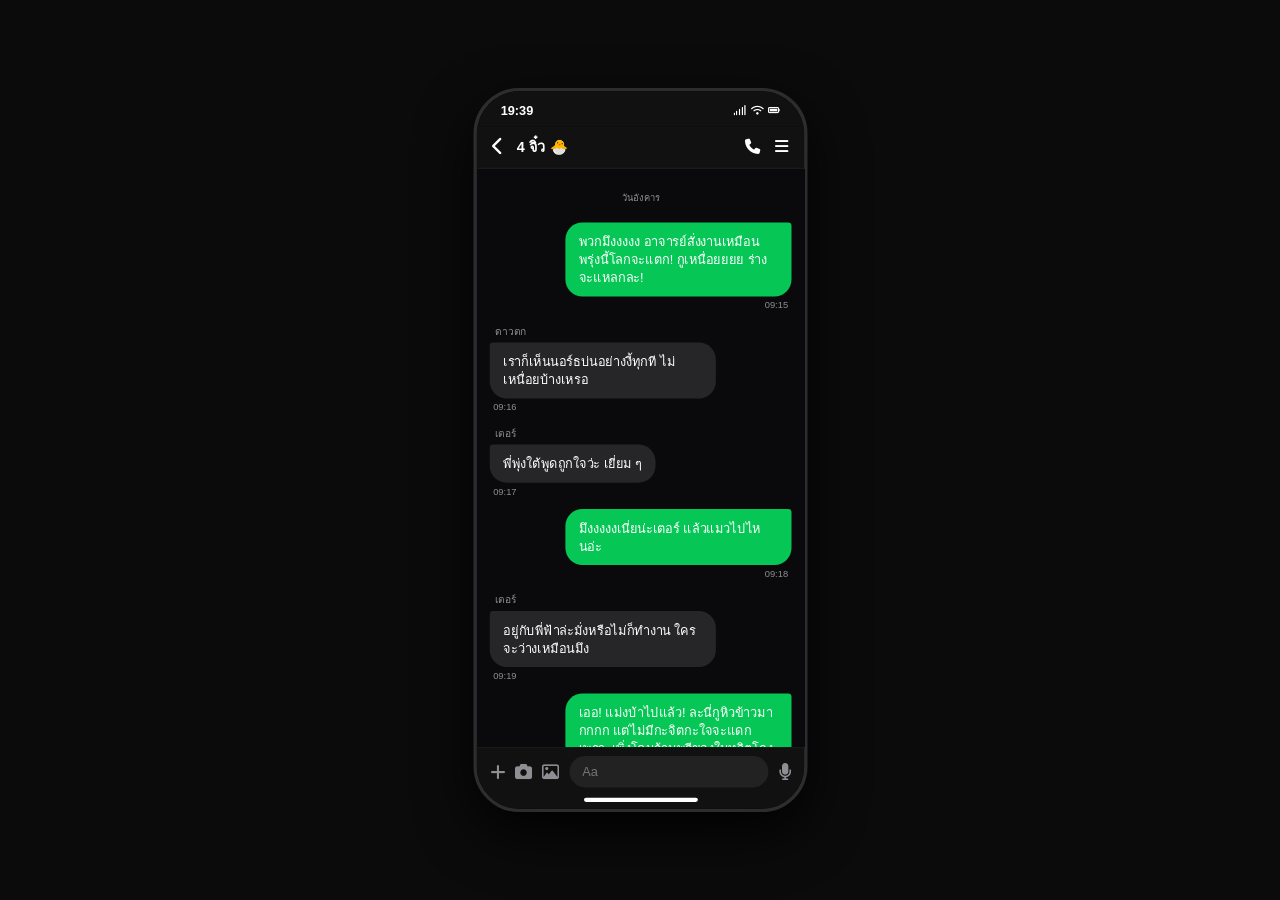
<file: Line4Jiw.html>
<!DOCTYPE html>
<html lang="en">
<head>
    <meta charset="UTF-8">
    <meta name="viewport" content="width=device-width, initial-scale=1.0">
    <title>Chat - 4 จิ๋ว</title>
    <link rel="stylesheet" href="https://cdnjs.cloudflare.com/ajax/libs/font-awesome/6.4.0/css/all.min.css">
    <link rel="stylesheet" href="responsive.css">
    <style>
        * { margin: 0; padding: 0; box-sizing: border-box; font-family: -apple-system, BlinkMacSystemFont, "SF Pro Display", sans-serif; user-select: none; }
        body { display: flex; justify-content: center; align-items: center; min-height: 100vh; background-color: #0b0b0c; }
        .iphone { width: 393px; height: 852px; background-color: #000000; border-radius: 54px; position: relative; border: 4px solid #2d2d30; box-shadow: 0 25px 65px rgba(0, 0, 0, 0.85); overflow: hidden; display: flex; flex-direction: column; }
        .status-bar { display: flex; justify-content: space-between; align-items: center; padding: 14px 28px 10px; color: white; font-size: 15px; font-weight: 600; background-color: #111111; z-index: 10; }
        .status-right { display: flex; align-items: center; gap: 6px; font-size: 12px; }
        .chat-header { background-color: #111111; padding: 10px 18px 12px; display: flex; justify-content: space-between; align-items: center; border-bottom: 0.5px solid #222222; z-index: 10; }
        .header-left { display: flex; align-items: center; gap: 15px; }
        .back-btn { color: #ffffff; font-size: 22px; text-decoration: none; cursor: pointer; }
        .chat-title { color: white; font-size: 17px; font-weight: 600; }
        .header-icons { display: flex; gap: 18px; font-size: 18px; color: #ffffff; }
        .chat-container { flex: 1; padding: 20px 15px; overflow-y: auto; display: flex; flex-direction: column; gap: 15px; background-color: #0a0a0c; -ms-overflow-style: none; scrollbar-width: none; }
        .chat-container::-webkit-scrollbar { display: none; }
        .message-wrapper { display: flex; flex-direction: column; max-width: 75%; }
        .message-wrapper.received { align-self: flex-start; }
        .message-wrapper.sent { align-self: flex-end; align-items: flex-end; }
        .sender-name { font-size: 12px; color: #8e8e93; margin-bottom: 4px; margin-left: 6px; }
        .bubble { padding: 12px 16px; font-size: 15px; line-height: 1.4; border-radius: 20px; color: white; word-wrap: break-word; }
        .received .bubble { background-color: #262628; border-top-left-radius: 4px; }
        .sent .bubble { background-color: #06C755; border-top-right-radius: 4px; }
        .msg-time { font-size: 11px; color: #8e8e93; margin-top: 4px; padding: 0 4px; }
        .chat-input-area { background-color: #111111; padding: 10px 15px 25px; display: flex; align-items: center; gap: 12px; border-top: 0.5px solid #222222; }
        .input-icon { color: #8e8e93; font-size: 20px; cursor: pointer; }
        .input-box { flex: 1; background-color: #222222; color: white; border: none; border-radius: 20px; padding: 10px 15px; font-size: 15px; outline: none; }
        .home-indicator { position: absolute; bottom: 8px; left: 50%; transform: translateX(-50%); width: 134px; height: 5px; background-color: white; border-radius: 10px; z-index: 20; }
    </style>
</head>
<body>
    <div class="iphone">
        <div class="status-bar">
            <div id="clock-time">16:42</div>
            <div class="status-right">
                <i class="fa-solid fa-signal"></i>
                <i class="fa-solid fa-wifi"></i>
                <i class="fa-solid fa-battery-full"></i>
            </div>
        </div>

        <div class="chat-header">
            <div class="header-left">
                <a href="Line.html" class="back-btn"><i class="fa-solid fa-chevron-left"></i></a>
                <span class="chat-title" data-key="title_4jiw">4 จิ๋ว 🐣</span>
            </div>
            <div class="header-icons"><i class="fa-solid fa-phone"></i><i class="fa-solid fa-bars"></i></div>
        </div>

        <div class="chat-container">
            <div style="text-align: center; color: #8e8e93; font-size: 11px; margin: 5px 0;" data-key="tuesday">Tuesday</div>

            <div class="message-wrapper sent"><div class="bubble" data-key="g1">พวกมึงงงงง อาจารย์สั่งงานเหมือนพรุ่งนี้โลกจะแตก! กูเหนื่อยยยย ร่างจะแหลกละ!</div><div class="msg-time">09:15</div></div>
            
            <div class="message-wrapper received">
                <div class="sender-name" data-key="name_daotok">ดาวตก</div>
                <div class="bubble" data-key="g2">เราก็เห็นนอร์ธบ่นอย่างงี้ทุกที ไม่เหนื่อยบ้างเหรอ</div>
                <div class="msg-time">09:16</div>
            </div>

            <div class="message-wrapper received">
                <div class="sender-name" data-key="name_ter">เตอร์</div>
                <div class="bubble" data-key="g3">พี่พุ่งใต้พูดถูกใจว่ะ เยี่ยม ๆ</div>
                <div class="msg-time">09:17</div>
            </div>

            <div class="message-wrapper sent"><div class="bubble" data-key="g4">มึงงงงงเนี่ยน่ะเตอร์ แล้วแมวไปไหนอ่ะ</div><div class="msg-time">09:18</div></div>

            <div class="message-wrapper received">
                <div class="sender-name" data-key="name_ter">เตอร์</div>
                <div class="bubble" data-key="g5">อยู่กับพี่ฟ้าล่ะมั่งหรือไม่ก็ทำงาน ใครจะว่างเหมือนมึง</div>
                <div class="msg-time">09:19</div>
            </div>

            <div class="message-wrapper sent"><div class="bubble" data-key="g6">เออ! แม่งบ้าไปแล้ว! ละนี่กูหิวข้าวมากกกก แต่ไม่มีกะจิตกะใจจะแดก เพราะเพิ่งโดนร้านพรีของในทวิตโกงเงินไป! โมโหโว้ยยยย จะวีนนนน!!! 🤬</div><div class="msg-time">09:20</div></div>

            <div class="message-wrapper received">
                <div class="sender-name" data-key="name_ter">เตอร์</div>
                <div class="bubble" data-key="g7">เห็นแก่ของถูกแล้วอ่ะดิ มีผัวรวยแต่ขี้งกน่ะมึงน่ะ</div>
                <div class="msg-time">09:21</div>
            </div>

            <div class="message-wrapper sent"><div class="bubble" data-key="g8">ถือว่าช่วยพี่โจประหยัดไง มึงเนี่ยน่ะ</div><div class="msg-time">09:22</div></div>

            <div class="message-wrapper received">
                <div class="sender-name" data-key="name_daotok">ดาวตก</div>
                <div class="bubble" data-key="g9">พี่โจคงไม่อยากให้นอร์ธประหยัดน่ะเราว่า</div>
                <div class="msg-time">09:23</div>
            </div>

            <div class="message-wrapper received">
                <div class="sender-name" data-key="name_taifoon">ไต้ฝุ่น</div>
                <div class="bubble" data-key="g10">นั่นดิ วัน ๆ นอร์ธเป็นอะไรก็ไม่รู้</div>
                <div class="msg-time">09:24</div>
            </div>

            <div class="message-wrapper sent"><div class="bubble" data-key="g11">หุบปากแล้วแมว! กูเลยเอาเงินที่เหลือไปทุ่มซื้อหวยละ งวดนี้กูต้องรวย! 🙏✨</div><div class="msg-time">09:25</div></div>
            <div class="message-wrapper sent"><div class="bubble" data-key="g12">อ้อ ละใครเข้าเซเว่นอย่าลืมเก็บแสตมป์มาให้กูด้วยนะ กูจะเอาไปแลกของ! ห้ามลืมนะเว้ยยยย ขาดอีกนิดเดียว!</div><div class="msg-time">09:26</div></div>
        </div>

        <div class="chat-input-area">
            <i class="fa-solid fa-plus input-icon"></i><i class="fa-solid fa-camera input-icon"></i><i class="fa-regular fa-image input-icon"></i>
            <input type="text" class="input-box" placeholder="Aa">
            <i class="fa-solid fa-microphone input-icon"></i>
        </div>

        <div class="home-indicator" onclick="window.location.href='index.html#home'"></div>
    </div>

    <script>
        const translations = {
            th: {
                title_4jiw: "4 จิ๋ว 🐣", tuesday: "วันอังคาร", name_daotok: "ดาวตก", name_ter: "เตอร์", name_taifoon: "ไต้ฝุ่น",
                g1: "พวกมึงงงงง อาจารย์สั่งงานเหมือนพรุ่งนี้โลกจะแตก! กูเหนื่อยยยย ร่างจะแหลกละ!", g2: "เราก็เห็นนอร์ธบ่นอย่างงี้ทุกที ไม่เหนื่อยบ้างเหรอ", g3: "พี่พุ่งใต้พูดถูกใจว่ะ เยี่ยม ๆ",
                g4: "มึงงงงงเนี่ยน่ะเตอร์ แล้วแมวไปไหนอ่ะ", g5: "อยู่กับพี่ฟ้าล่ะมั่งหรือไม่ก็ทำงาน ใครจะว่างเหมือนมึง", g6: "เออ! แม่งบ้าไปแล้ว! ละนี่กูหิวข้าวมากกกก แต่ไม่มีกะจิตกะใจจะแดก เพราะเพิ่งโดนร้านพรีของในทวิตโกงเงินไป! โมโหโว้ยยยย จะวีนนนน!!! 🤬",
                g7: "เห็นแก่ของถูกแล้วอ่ะดิ มีผัวรวยแต่ขี้งกนะมึงหน่ะ", g8: "ถือว่าช่วยพี่โจประหยัดไง มึงเนี่ยน่ะ", g9: "พี่โจคงไม่อยากให้นอร์ธประหยัดน่ะเราว่า", g10: "นั่นดิ วัน ๆ นอร์ธเป็นอะไรก็ไม่รู้",
                g11: "หุบปากแล้วแมว! กูเลยเอาเงินที่เหลือไปทุ่มซื้อหวยละ งวดนี้กูต้องรวย! 🙏✨", g12: "อ้อ ละใครเข้าเซเว่นอย่าลืมเก็บแสตมป์มาให้กูด้วยนะ กูจะเอาไปแลกของ! ห้ามลืมนะเว้ยยยย ขาดอีกนิดเดียว!"
            },
            en: {
                title_4jiw: "4 Chibi 🐣", tuesday: "Tuesday", name_daotok: "Daotok", name_ter: "Ter", name_taifoon: "Tai-foon",
                g1: "Guyssss, the professor assigned homework like the world is ending tomorrow! I'm so exhausted!", g2: "I see you complaining like this every time, North. Aren't you tired?", g3: "Spot on, Daotok! Great point!",
                g4: "Shut up Ter! By the way, where is Tai-foon?", g5: "Probably with Fah or working. Who has free time like you?", g6: "Gosh! This is crazy! I'm starving but lost my appetite because a Twitter shop scammed my preorder money! I'm so furious!!! 🤬",
                g7: "Sucker for cheap stuff! Rich boyfriend but stingy as hell, you!", g8: "I'm just helping P'Joe save money, you dummy!", g9: "Pretty sure P'Joe doesn't want you to cheap out though.", g10: "Yeah, North is being weird all day every day.",
                g11: "Shut up! I spent all my remaining cash on lottery tickets! I'm winning this round! 🙏✨", g12: "By the way, if anyone goes to 7-Eleven, collect stamps for me! I need them for prizes, don't forget!"
            },
            ja: {
                title_4jiw: "4ちび 🐣", tuesday: "火曜日", name_daotok: "ダオトック", name_ter: "ター", name_taifoon: "タイフーン",
                g1: "みんなぁぁ、教授が明日世界が終わるみたいに課題出してきた！クタクタだよ！", g2: "ノース、毎回そうやって愚痴ってるの見るけど疲れないの？", g3: "ダオトックさんナイス一言！最高！",
                g4: "ターうるさい！ところでタイフーンはどこ？", g5: "ファー先輩といるか仕事中でしょ。お前みたいに暇な奴いないよ", g6: "もう最悪！お腹すいたけどXの代行業者にお金詐欺られたから食べる気力もない！マジで怒り爆発！！！ 🤬",
                g7: "安物に目がくらむからだろ！金持ちの彼氏がいるのにケチなんだから！", g8: "ジョー先輩のために節約してあげてんだよ！", g9: "ジョー先輩はノースに節約してほしいとは思ってないと思うけど…", g10: "それな、ノースって毎日何かしらにキレてるよね",
                g11: "黙れ！残ったお金全額宝くじに突っ込んだから！今回は絶対当たる！ 🙏✨", g12: "あ、誰かセブン行ったらスタンプ集めてきてね！景品と交換したいから忘れないで！"
            },
            ko: {
                title_4jiw: "4꼬맹이 🐣", tuesday: "화요일", name_daotok: "다오톡", name_ter: "터", name_taifoon: "타이푼",
                g1: "얘들아아아 교수님이 내일 세상 망할 것처럼 과제를 냈어! 진짜 피곤해 죽겠다!", g2: "노스, 너 매번 그렇게 불평하는 것 같은데 안 피곤해?", g3: "다오톡 형 말 잘했다! 짱짱!",
                g4: "터 너 조용히 해! 그나저나 타이푼은 어디 갔어?", g5: "파 형이랑 있거나 일하겠지. 너처럼 한가한 사람이 어디 있냐", g6: "아 진짜 짜증 나! 배고파 죽겠는데 트위터 공구 숍에서 사기당해서 밥 먹을 맛도 안 나! 개빡쳐!!! 🤬",
                g7: "싼 거만 찾더니 꼴좋다! 돈 많은 남친 두고 개구두쇠냐 너!", g8: "조 형 돈 아껴주려고 그런 거잖아 임마!", g9: "조 형은 노스가 돈 아끼길 바라지 않을 것 같은데...", g10: "맞아, 노스는 하루라도 난리 안 치는 날이 없어",
                g11: "닥쳐! 남은 돈 복권에 다 털어 넣었으니까 이번엔 내가 무조건 대박 난다! 🙏✨", g12: "아 맞다 누구 세븐일레븐 가면 스탬프 챙겨다 줘! 사은품 교환해야 해 잊지 마!"
            },
            zh: {
                title_4jiw: "4小只 🐣", tuesday: "星期二", name_daotok: "ดาวตก", name_ter: "เตอร์", name_taifoon: "ไต้ฝุ่น",
                g1: "兄弟们，教授留的作业多得像明天世界末日一样！我累瘫了！", g2: "诺斯，我每次都看你这么抱怨，你不累吗？", g3: "ดาวตก 哥说得太对了！赞！",
                g4: "เตอร์ 你闭嘴！还有 ไต้ฝุ่น 去哪了？", g5: "估计跟 Fah 哥在一起或者在工作吧，谁像你这么闲", g6: "气死我了！我饿得不行，但是刚被推特代购给骗了钱，根本没心情吃饭！暴躁发怒！！！ 🤬",
                g7: "贪便宜了吧你！明明有有钱的男友却抠得要死！", g8: "我这是在帮 Johan 哥省钱好吗！", g9: "我觉得 Johan 哥应该不希望你这么省吧...", g10: "就是，诺斯整天不知道在折腾啥",
                g11: "都给爷闭嘴！我把剩下的钱全拿去买彩票了，这期我必中头奖！ 🙏✨", g12: "对了，谁去 7-Eleven 记得帮我攒集章！我要换礼品，千万别忘了！"
            }
        };

        function applyLanguage() {
            const lang = localStorage.getItem('selectedLanguage') || 'th';
            document.querySelectorAll('[data-key]').forEach(el => {
                const key = el.getAttribute('data-key');
                if (translations[lang] && translations[lang][key]) el.textContent = translations[lang][key];
            });
        }
        function updateClock() {
            const now = new Date();
            document.getElementById('clock-time').textContent = now.getHours().toString().padStart(2, '0') + ':' + now.getMinutes().toString().padStart(2, '0');
        }
        setInterval(updateClock, 1000); updateClock(); applyLanguage();
    </script>
</body>
</html>
</file>
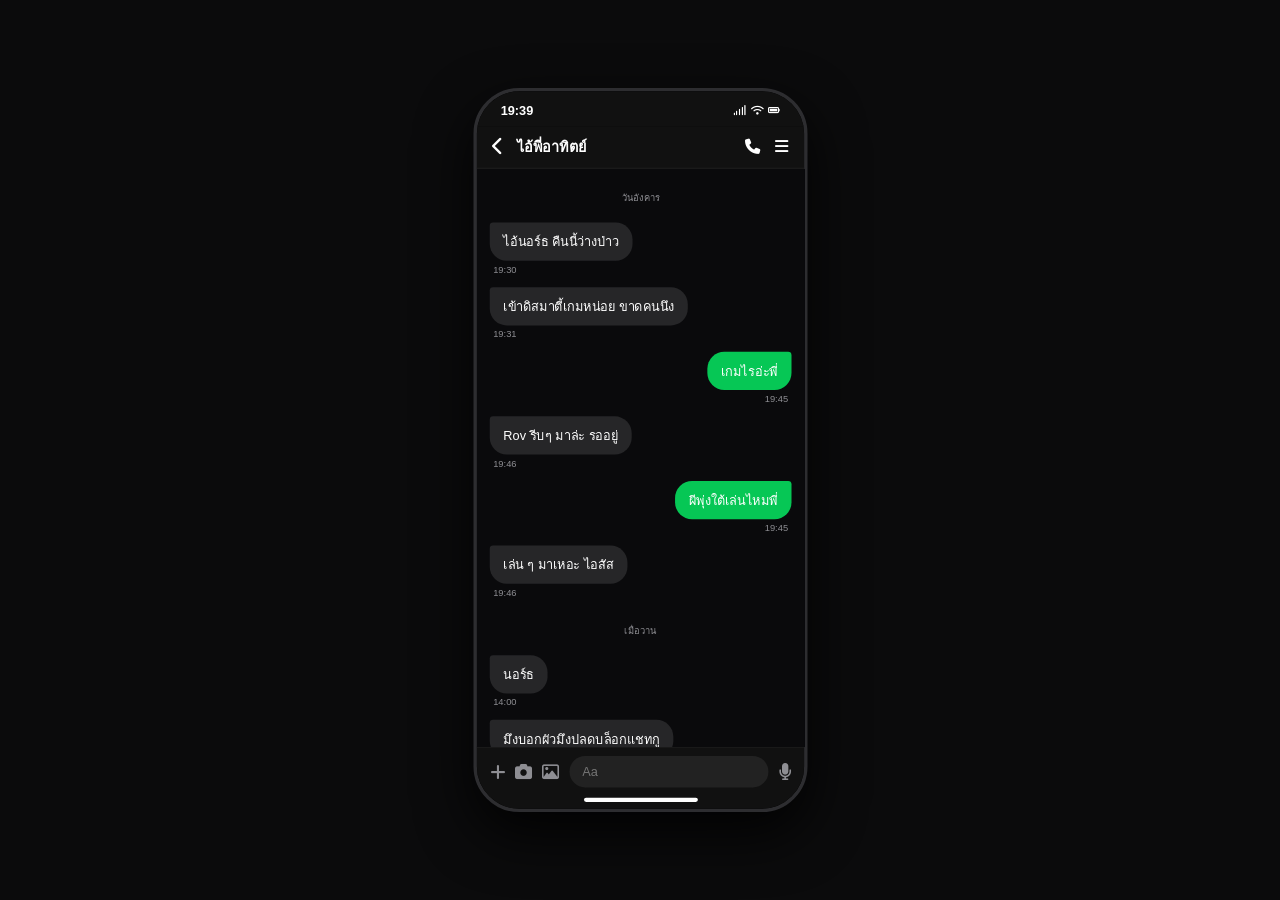
<file: LineArthit.html>
<!DOCTYPE html>
<html lang="en">
<head>
    <meta charset="UTF-8">
    <meta name="viewport" content="width=device-width, initial-scale=1.0">
    <title>Chat - ไอ้พี่อาทิตย์</title>
    <link rel="stylesheet" href="https://cdnjs.cloudflare.com/ajax/libs/font-awesome/6.4.0/css/all.min.css">
    <link rel="stylesheet" href="responsive.css">
    <style>
        * { margin: 0; padding: 0; box-sizing: border-box; font-family: -apple-system, BlinkMacSystemFont, "SF Pro Display", sans-serif; user-select: none; }
        body { display: flex; justify-content: center; align-items: center; min-height: 100vh; background-color: #0b0b0c; }
        .iphone { width: 393px; height: 852px; background-color: #000000; border-radius: 54px; position: relative; border: 4px solid #2d2d30; box-shadow: 0 25px 65px rgba(0, 0, 0, 0.85); overflow: hidden; display: flex; flex-direction: column; }
        .status-bar { display: flex; justify-content: space-between; align-items: center; padding: 14px 28px 10px; color: white; font-size: 15px; font-weight: 600; background-color: #111111; z-index: 10; }
        .status-right { display: flex; align-items: center; gap: 6px; font-size: 12px; }
        .chat-header { background-color: #111111; padding: 10px 18px 12px; display: flex; justify-content: space-between; align-items: center; border-bottom: 0.5px solid #222222; z-index: 10; }
        .header-left { display: flex; align-items: center; gap: 15px; }
        .back-btn { color: #ffffff; font-size: 22px; text-decoration: none; cursor: pointer; }
        .chat-title { color: white; font-size: 17px; font-weight: 600; }
        .header-icons { display: flex; gap: 18px; font-size: 18px; color: #ffffff; }
        .chat-container { flex: 1; padding: 20px 15px; overflow-y: auto; display: flex; flex-direction: column; gap: 15px; background-color: #0a0a0c; }
        .message-wrapper { display: flex; flex-direction: column; max-width: 75%; }
        .message-wrapper.received { align-self: flex-start; }
        .message-wrapper.sent { align-self: flex-end; align-items: flex-end; }
        .bubble { padding: 12px 16px; font-size: 15px; line-height: 1.4; border-radius: 20px; color: white; word-wrap: break-word; }
        .received .bubble { background-color: #262628; border-top-left-radius: 4px; }
        .sent .bubble { background-color: #06C755; border-top-right-radius: 4px; }
        .msg-time { font-size: 11px; color: #8e8e93; margin-top: 4px; padding: 0 4px; }
        .chat-input-area { background-color: #111111; padding: 10px 15px 25px; display: flex; align-items: center; gap: 12px; border-top: 0.5px solid #222222; }
        .input-icon { color: #8e8e93; font-size: 20px; cursor: pointer; }
        .input-box { flex: 1; background-color: #222222; color: white; border: none; border-radius: 20px; padding: 10px 15px; font-size: 15px; outline: none; }
        .home-indicator { position: absolute; bottom: 8px; left: 50%; transform: translateX(-50%); width: 134px; height: 5px; background-color: white; border-radius: 10px; z-index: 20; }
    </style>
</head>
<body>
    <div class="iphone">
        <div class="status-bar">
            <div id="clock-time">16:42</div>
            <div class="status-right">
                <i class="fa-solid fa-signal"></i>
                <i class="fa-solid fa-wifi"></i>
                <i class="fa-solid fa-battery-full"></i>
            </div>
        </div>

        <div class="chat-header">
            <div class="header-left">
                <a href="Line.html" class="back-btn"><i class="fa-solid fa-chevron-left"></i></a>
                <span class="chat-title" data-key="title_arthit">ไอ้พี่อาทิตย์</span>
            </div>
            <div class="header-icons"><i class="fa-solid fa-phone"></i><i class="fa-solid fa-bars"></i></div>
        </div>

        <div class="chat-container">
            <div style="text-align: center; color: #8e8e93; font-size: 11px; margin: 5px 0;" data-key="tuesday">Tuesday</div>

            <div class="message-wrapper received"><div class="bubble" data-key="a1">ไอ้นอร์ธ คืนนี้ว่างป่าว</div><div class="msg-time">19:30</div></div>
            <div class="message-wrapper received"><div class="bubble" data-key="a2">เข้าดิสมาตี้เกมหน่อย ขาดคนนึง</div><div class="msg-time">19:31</div></div>
            <div class="message-wrapper sent"><div class="bubble" data-key="a3">เกมไรอ่ะพี่</div><div class="msg-time">19:45</div></div>
            <div class="message-wrapper received"><div class="bubble" data-key="a4">Rov รีบๆ มาล่ะ รออยู่</div><div class="msg-time">19:46</div></div>
            <div class="message-wrapper sent"><div class="bubble" data-key="a5">ผีพุ่งใต้เล่นไหมพี่</div><div class="msg-time">19:45</div></div>
            <div class="message-wrapper received"><div class="bubble" data-key="a6">เล่น ๆ มาเหอะ ไอสัส</div><div class="msg-time">19:46</div></div>

            <div style="text-align: center; color: #8e8e93; font-size: 11px; margin: 15px 0 5px;" data-key="yesterday">Yesterday</div>

            <div class="message-wrapper received"><div class="bubble" data-key="a7">นอร์ธ</div><div class="msg-time">14:00</div></div>
            <div class="message-wrapper received"><div class="bubble" data-key="a8">มึงบอกผัวมึงปลดบล็อกแชทกู</div><div class="msg-time">14:01</div></div>
            <div class="message-wrapper sent"><div class="bubble" data-key="a9">ไปทำไรให้พี่โจบล็อกอีกล่ะ</div><div class="msg-time">16:45</div></div>
        </div>

        <div class="chat-input-area">
            <i class="fa-solid fa-plus input-icon"></i><i class="fa-solid fa-camera input-icon"></i><i class="fa-regular fa-image input-icon"></i>
            <input type="text" class="input-box" placeholder="Aa">
            <i class="fa-solid fa-microphone input-icon"></i>
        </div>

        <div class="home-indicator" onclick="window.location.href='index.html#home'"></div>
    </div>

    <script>
        const translations = {
            th: { title_arthit: "ไอ้พี่อาทิตย์", tuesday: "วันอังคาร", yesterday: "เมื่อวาน", a1: "ไอ้นอร์ธ คืนนี้ว่างป่าว", a2: "เข้าดิสมาตี้เกมหน่อย ขาดคนนึง", a3: "เกมไรอ่ะพี่", a4: "Rov รีบๆ มาล่ะ รออยู่", a5: "ผีพุ่งใต้เล่นไหมพี่", a6: "เล่น ๆ มาเหอะ ไอสัส", a7: "นอร์ธ", a8: "มึงบอกผัวมึงปลดบล็อกแชทกู", a9: "ไปทำไรให้พี่โจบล็อกอีกล่ะ" },
            en: { title_arthit: "Arthit", tuesday: "Tuesday", yesterday: "Yesterday", a1: "North, free tonight?", a2: "Join Discord for gaming party, short of one player.", a3: "What game, P'?", a4: "ROV, hurry up! Waiting.", a5: "Is Daotok playing?", a6: "Yeah yeah, just get in!", a7: "North", a8: "Tell your boyfriend to unblock my chat.", a9: "What did you do to get blocked again?" },
            ja: { title_arthit: "アーティット先輩", tuesday: "火曜日", yesterday: "昨日", a1: "ノース、今夜空いてる？", a2: "ゲームのディสコード入って、1人足りない", a3: "なんのゲームですか？", a4: "ROV、早く来て！待ってる", a5: "ダオトックもやりますか？", a6: "やるやる、早く入れよ！", a7: "ノース", a8: "お前の彼氏に俺のブロック解除させろ", a9: "また何してブロックされたんですか？" },
            ko: { title_arthit: "อาทิตย์ 형", tuesday: "화요일", yesterday: "어제", a1: "노스, 오늘 밤 한가해?", a2: "디스코드 들어와라 한 명 모자란다", a3: "무슨 게임인데요?", a4: "ROV, 빨리 와 기다린다", a5: "ดาวตก 형도 해요?", a6: "한다 한다, 빨리 들어와 인마", a7: "노스", a8: "네 남친한테 내 차단 좀 풀라고 해라", a9: "또 무슨 짓을 했길래 차단당했어요?" },
            zh: { title_arthit: "อาทิตย์ 哥", tuesday: "星期二", yesterday: "昨天", a1: "诺斯，今晚有空吗？", a2: "进Discord组队打游戏，缺一个人", a3: "什么游戏啊，哥？", a4: "ROV，快点来！等着呢", a5: "ดาวตก 也玩吗？", a6: "玩玩玩，快点进来！", a7: "诺斯", a8: "叫你男人把我微信拉黑解除了", a9: "你又做啥了惹Johan哥拉黑你？" }
        };

        function applyLanguage() {
            const lang = localStorage.getItem('selectedLanguage') || 'th';
            document.querySelectorAll('[data-key]').forEach(el => {
                const key = el.getAttribute('data-key');
                if (translations[lang] && translations[lang][key]) el.textContent = translations[lang][key];
            });
        }
        function updateClock() {
            const now = new Date();
            document.getElementById('clock-time').textContent = now.getHours().toString().padStart(2, '0') + ':' + now.getMinutes().toString().padStart(2, '0');
        }
        setInterval(updateClock, 1000); updateClock(); applyLanguage();
    </script>
</body>
</html>
</file>
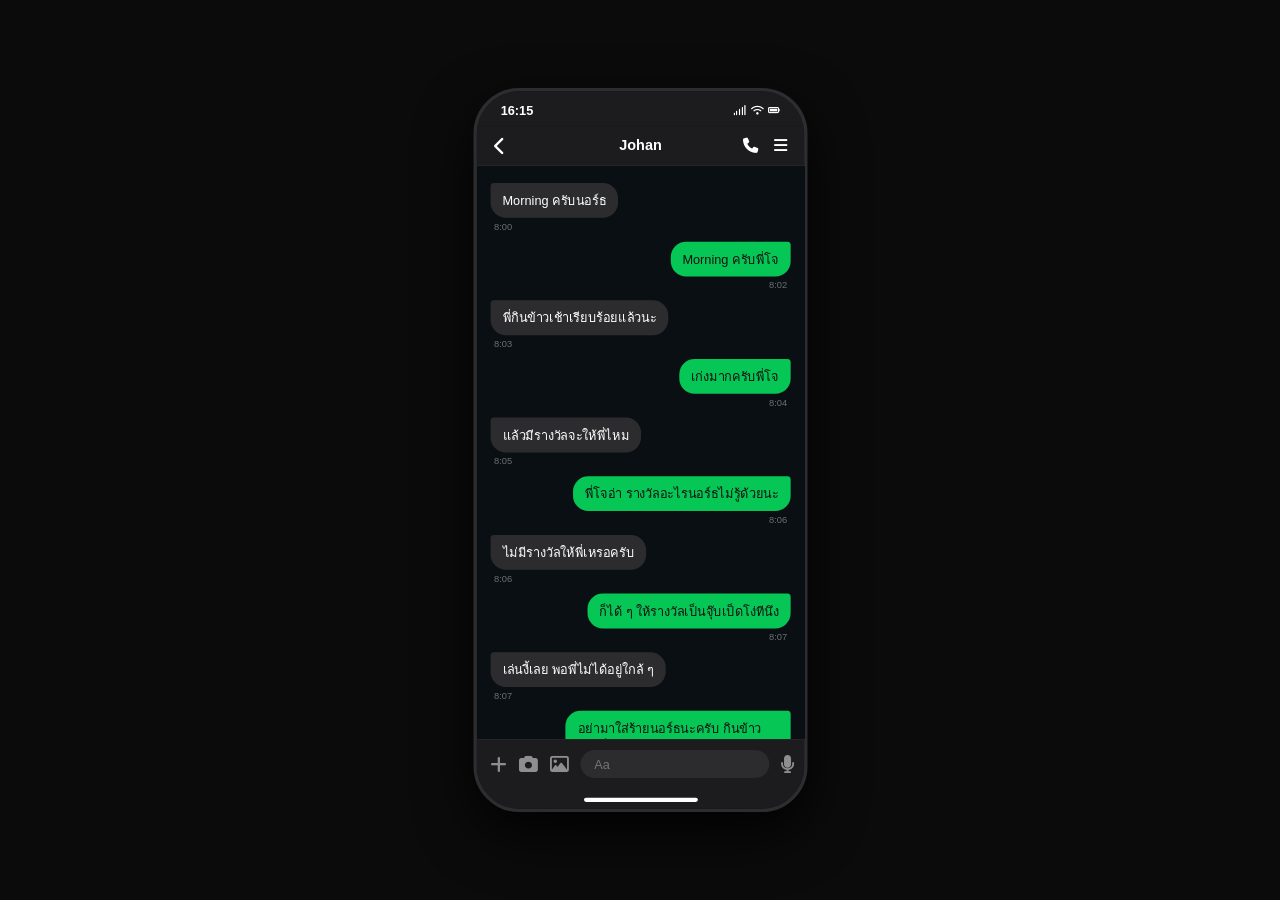
<file: LineJohan.html>
<!DOCTYPE html>
<html lang="en">
<head>
    <meta charset="UTF-8">
    <meta name="viewport" content="width=device-width, initial-scale=1.0">
    <title>LINE Chat - Johan</title>
    <link rel="stylesheet" href="https://cdnjs.cloudflare.com/ajax/libs/font-awesome/6.4.0/css/all.min.css">
    <link rel="stylesheet" href="responsive.css">
    <style>
        * { margin: 0; padding: 0; box-sizing: border-box; font-family: -apple-system, BlinkMacSystemFont, "SF Pro Text", sans-serif; user-select: none; }
        body { display: flex; justify-content: center; align-items: center; min-height: 100vh; background-color: #0b0b0c; }
        .iphone { width: 393px; height: 852px; background-color: #111111; border-radius: 54px; position: relative; border: 4px solid #2d2d30; box-shadow: 0 25px 65px rgba(0, 0, 0, 0.85); overflow: hidden; display: flex; flex-direction: column; }
        .status-bar { display: flex; justify-content: space-between; align-items: center; padding: 14px 28px 10px; color: white; font-size: 15px; font-weight: 600; z-index: 10; background-color: #1c1c1e; }
        .status-right { display: flex; align-items: center; gap: 6px; font-size: 12px; }
        .header { display: flex; justify-content: space-between; align-items: center; padding: 12px 20px; background-color: #1c1c1e; color: white; border-bottom: 0.5px solid rgba(255, 255, 255, 0.05); }
        .back-btn { font-size: 22px; color: white; text-decoration: none; cursor: pointer; display: flex; align-items: center; width: 60px; }
        .header-title { font-size: 17px; font-weight: 600; text-align: center; flex: 1; }
        .header-icons { display: flex; gap: 18px; width: 60px; justify-content: flex-end; }
        .header-icons i { font-size: 18px; }
        .chat-container { flex: 1; background-color: #0a0f14; padding: 20px 16px; display: flex; flex-direction: column; gap: 12px; overflow-y: auto; }
        .message { display: flex; flex-direction: column; max-width: 75%; }
        .message.received { align-self: flex-start; }
        .message.sent { align-self: flex-end; }
        .bubble { padding: 10px 14px; border-radius: 18px; font-size: 15px; line-height: 1.4; word-wrap: break-word; }
        .received .bubble { background-color: #2c2c2e; color: white; border-top-left-radius: 4px; }
        .sent .bubble { background-color: #06c755; color: #111; font-weight: 500; border-top-right-radius: 4px; }
        .time { font-size: 11px; color: rgba(255, 255, 255, 0.4); margin-top: 4px; }
        .received .time { align-self: flex-start; margin-left: 4px; }
        .sent .time { align-self: flex-end; margin-right: 4px; }
        .input-area { display: flex; align-items: center; padding: 12px 16px 36px; background-color: #1c1c1e; gap: 14px; border-top: 0.5px solid rgba(255, 255, 255, 0.05); }
        .input-area i { font-size: 22px; color: rgba(255, 255, 255, 0.5); cursor: pointer; }
        .input-box { flex: 1; background-color: #2c2c2e; border-radius: 20px; padding: 8px 16px; color: white; font-size: 15px; border: none; outline: none; }
        .home-indicator { position: absolute; bottom: 8px; left: 50%; transform: translateX(-50%); width: 134px; height: 5px; background-color: white; border-radius: 10px; cursor: pointer; display: block; }
    </style>
</head>
<body>
    <div class="iphone">
        <div class="status-bar">
            <div class="status-left">16:15</div>
            <div class="status-right">
                <i class="fa-solid fa-signal"></i>
                <i class="fa-solid fa-wifi"></i>
                <i class="fa-solid fa-battery-full"></i>
            </div>
        </div>
        
        <div class="header">
            <a href="Line.html" class="back-btn"><i class="fa-solid fa-chevron-left"></i></a>
            <div class="header-title">Johan</div>
            <div class="header-icons"><i class="fa-solid fa-phone"></i><i class="fa-solid fa-bars"></i></div>
        </div>
        
        <div class="chat-container">
            <div class="message received"><div class="bubble" data-key="j1">Morning ครับนอร์ธ</div><div class="time">8:00</div></div>
            <div class="message sent"><div class="bubble" data-key="j2">Morning ครับพี่โจ</div><div class="time">8:02</div></div>
            <div class="message received"><div class="bubble" data-key="j3">พี่กินข้าวเช้าเรียบร้อยแล้วน่ะ</div><div class="time">8:03</div></div>
            <div class="message sent"><div class="bubble" data-key="j4">เก่งมากครับพี่โจ</div><div class="time">8:04</div></div>
            <div class="message received"><div class="bubble" data-key="j5">แล้วมีรางวัลจะให้พี่ไหม</div><div class="time">8:05</div></div>
            <div class="message sent"><div class="bubble" data-key="j6">พี่โจอ่า รางวัลอะไรนอร์ธไม่รู้ด้วยน่ะ</div><div class="time">8:06</div></div>
            <div class="message received"><div class="bubble" data-key="j7">ไม่มีรางวัลให้พี่เหรอครับ</div><div class="time">8:06</div></div>
            <div class="message sent"><div class="bubble" data-key="j8">ก็ได้ ๆ ให้รางวัลเป็นจุ๊บเป็ดโง่ทีนึง</div><div class="time">8:07</div></div>
            <div class="message received"><div class="bubble" data-key="j9">เล่นงี้เลย พอพี่ไม่ได้อยู่ใกล้ ๆ</div><div class="time">8:07</div></div>
            <div class="message sent"><div class="bubble" data-key="j10">อย่ามาใส่ร้ายนอร์ธนะครับ กินข้าวแล้วก็ทำงานเลย</div><div class="time">8:08</div></div>
            <div class="message sent"><div class="bubble" data-key="j11">นอร์ธไม่กวนแล้ว</div><div class="time">8:08</div></div>
            <div class="message received"><div class="bubble" data-key="j12">ก็ได้ เดี๋ยวตอนเที่ยงพี่ทักมาอีกน่ะ</div><div class="time">8:08</div></div>
        </div>
        
        <div class="input-area">
            <i class="fa-solid fa-plus"></i><i class="fa-solid fa-camera"></i><i class="fa-regular fa-image"></i>
            <input type="text" class="input-box" placeholder="Aa">
            <i class="fa-solid fa-microphone"></i>
        </div>
        
        <a href="index.html#home" class="home-indicator"></a>
    </div>

    <script>
        const translations = {
            th: {
                j1: "Morning ครับนอร์ธ", j2: "Morning ครับพี่โจ", j3: "พี่กินข้าวเช้าเรียบร้อยแล้วนะ", j4: "เก่งมากครับพี่โจ",
                j5: "แล้วมีรางวัลจะให้พี่ไหม", j6: "พี่โจอ่า รางวัลอะไรนอร์ธไม่รู้ด้วยนะ", j7: "ไม่มีรางวัลให้พี่เหรอครับ", j8: "ก็ได้ ๆ ให้รางวัลเป็นจุ๊บเป็ดโง่ทีนึง",
                j9: "เล่นงี้เลย พอพี่ไม่ได้อยู่ใกล้ ๆ", j10: "อย่ามาใส่ร้ายนอร์ธนะครับ กินข้าวแล้วก็ทำงานเลย", j11: "นอร์ธไม่กวนแล้ว", j12: "ก็ได้ เดี๋ยวตอนเที่ยงพี่ทักมาอีกนะ"
            },
            en: {
                j1: "Morning North", j2: "Morning P'Joe", j3: "I've had my breakfast already.", j4: "Good boy P'Joe!",
                j5: "So do I get a reward?", j6: "P'Joe... I don't know anything about a reward!", j7: "No reward for me?", j8: "Fine fine, I'll give you a kiss on your duck plushie once.",
                j9: "Teasing me like this when I'm not around, huh?", j10: "Don't frame me! Go back to work after eating.", j11: "I won't bother you now.", j12: "Alright, I'll text you again at noon."
            },
            ja: {
                j1: "ノース、おはよう", j2: "ジョー先輩、おはようございます", j3: "朝ごはんちゃんと食べたよ", j4: "えらいですね、ジョー先輩",
                j5: "ご褒美はくれないの？", j6: "ジョー先輩ったら…ご褒美なんて知りませんよ！", j7: "僕へのご褒美はないの？", j8: "はいはい、アヒルのぬいぐるみにチューしてあげます",
                j9: "近くにいないからって調子いいな", j10: "濡れ衣着せないでください！ご飯食べたら仕事してくださいね", j11: "もう邪魔しませんから", j12: "わかった、お昼にまた連絡するね"
            },
            ko: {
                j1: "노스, 좋은 아침", j2: "조 형, 좋은 아침이에요", j3: "아침 밥 잘 챙겨 먹었어", j4: "잘했어요 조 형",
                j5: "그럼 나 상은 안 줘?", j6: "조 형도 참... 무슨 상을 말하는지 몰라요!", j7: "나한테 줄 상 없어?", j8: "알았어요 알았어, 오리 인형에 키스 한 번 해줄게요",
                j9: "옆에 없다고 놀리는 거 봐라", j10: "모함하지 마세요! 밥 먹었으면 가서 일하세요", j11: "이제 방해 안 할게요", j12: "알았어, 점심때 또 톡할게"
            },
            zh: {
                j1: "诺斯，早安", j2: "Johan哥，早安", j3: "我已经吃过早餐了", j4: "真棒，Johan哥",
                j5: "那有给我的奖励吗？", j6: "Johan哥…我可不知道什么奖励！", j7: "真的没有奖励给我吗？", j8: "好啦好啦，奖励亲笨小鸭一下",
                j9: "我不在你身边你就调皮是吧", j10: "不要陷害我！吃完饭快去工作", j11: "我不打扰你了", j12: "好吧，中午我再联系你"
            }
        };

        function applyLanguage() {
            const lang = localStorage.getItem('selectedLanguage') || 'th';
            document.querySelectorAll('[data-key]').forEach(el => {
                const key = el.getAttribute('data-key');
                if (translations[lang] && translations[lang][key]) el.textContent = translations[lang][key];
            });
        }
        applyLanguage();
    </script>
</body>
</html>
</file>
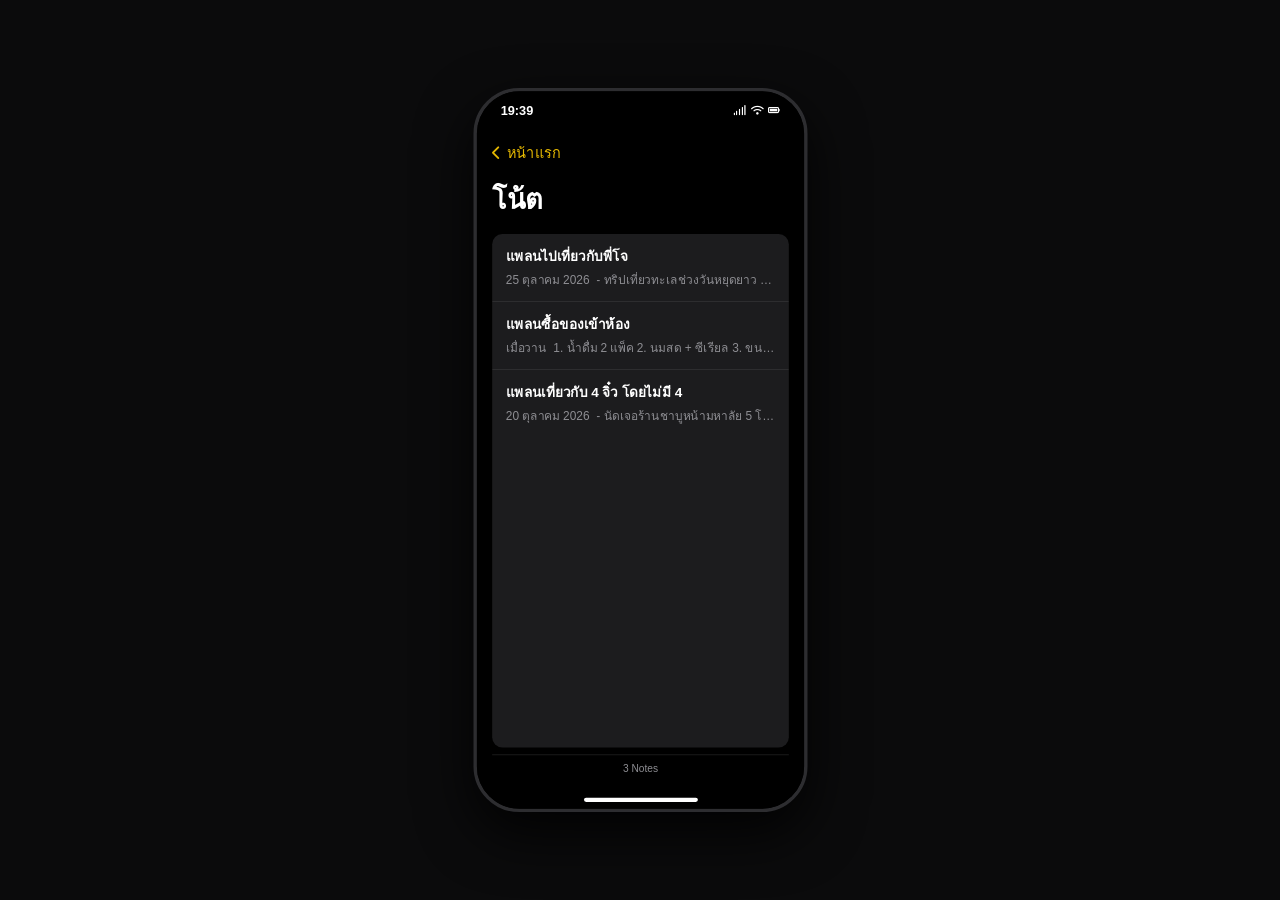
<file: note.html>
<!DOCTYPE html>
<html lang="en">
<head>
    <meta charset="UTF-8">
    <meta name="viewport" content="width=device-width, initial-scale=1.0">
    <title>Notes - iOS</title>
    <link rel="stylesheet" href="https://cdnjs.cloudflare.com/ajax/libs/font-awesome/6.4.0/css/all.min.css">
    <link rel="stylesheet" href="responsive.css">
    <style>
        * { margin: 0; padding: 0; box-sizing: border-box; font-family: -apple-system, BlinkMacSystemFont, "SF Pro Text", sans-serif; user-select: none; }
        body { display: flex; justify-content: center; align-items: center; min-height: 100vh; background-color: #0b0b0c; }
        .iphone { width: 393px; height: 852px; background-color: #000000; border-radius: 54px; position: relative; border: 4px solid #2d2d30; box-shadow: 0 25px 65px rgba(0, 0, 0, 0.85); overflow: hidden; display: flex; flex-direction: column; }
        .status-bar { display: flex; justify-content: space-between; align-items: center; padding: 14px 28px 10px; color: white; font-size: 15px; font-weight: 600; z-index: 10; background-color: #000000; }
        .status-right { display: flex; align-items: center; gap: 6px; font-size: 12px; }
        .notes-container { flex: 1; display: flex; flex-direction: column; position: relative; overflow: hidden; background-color: #000000; }
        .notes-page { display: none; flex-direction: column; width: 100%; height: 100%; padding: 8px 18px 24px; box-sizing: border-box; }
        .notes-page.active { display: flex; }
        .notes-header { display: flex; justify-content: space-between; align-items: center; height: 44px; color: #e5b800; font-size: 17px; }
        .notes-back { cursor: pointer; display: flex; align-items: center; gap: 6px; font-weight: 400; color: #e5b800; text-decoration: none; }
        .notes-title { font-size: 32px; font-weight: 700; margin: 8px 0 16px; color: #ffffff; }
        .notes-list { flex: 1; background: #1c1c1e; border-radius: 12px; overflow-y: auto; margin-bottom: 8px; }
        .note-card { padding: 14px 16px; border-bottom: 0.5px solid rgba(255, 255, 255, 0.1); cursor: pointer; transition: background 0.2s; }
        .note-card:active { background: rgba(255, 255, 255, 0.05); }
        .note-card:last-child { border-bottom: none; }
        .note-card-title { font-size: 16px; font-weight: 600; margin-bottom: 4px; color: #ffffff; }
        .note-card-sub { font-size: 14px; color: #8e8e93; display: flex; gap: 8px; }
        .note-date { color: #8e8e93; flex-shrink: 0; }
        .note-preview { white-space: nowrap; overflow: hidden; text-overflow: ellipsis; color: #8e8e93; }
        .notes-footer { height: 40px; display: flex; justify-content: center; align-items: center; border-top: 0.5px solid rgba(255, 255, 255, 0.1); color: #8e8e93; font-size: 12px; padding-bottom: 8px; }
        .note-edit-date { font-size: 12px; color: #8e8e93; text-align: center; display: block; margin: 4px 0 16px; }
        .note-detail-title { color: #ffffff; font-size: 24px; font-weight: 700; margin-bottom: 12px; }
        .note-detail-body { flex: 1; color: #e5e5ea; font-size: 16px; line-height: 1.6; white-space: pre-wrap; overflow-y: auto; }
        .home-indicator { position: absolute; bottom: 8px; left: 50%; transform: translateX(-50%); width: 134px; height: 5px; background-color: white; border-radius: 10px; cursor: pointer; z-index: 20; display: block; }
    </style>
</head>
<body>
    <div class="iphone">
        <div class="status-bar">
            <div class="status-left" id="clock-time">16:42</div>
            <div class="status-right"><i class="fa-solid fa-signal"></i><i class="fa-solid fa-wifi"></i><i class="fa-solid fa-battery-full"></i></div>
        </div>

        <div class="notes-container">
            <div id="notes-list-page" class="notes-page active">
                <div class="notes-header">
                    <a href="index.html#home" class="notes-back"><i class="fa-solid fa-chevron-left"></i> <span data-key="nav_home">Home</span></a>
                </div>
                <h1 class="notes-title" data-key="title_notes">Notes</h1>
                <div class="notes-list" id="notes-list-container"></div>
                <div class="notes-footer"><span id="notes-count-text">0 Notes</span></div>
            </div>

            <div id="note-detail-page" class="notes-page">
                <div class="notes-header">
                    <span class="notes-back" id="back-to-list-btn"><i class="fa-solid fa-chevron-left"></i> <span data-key="title_notes">Notes</span></span>
                </div>
                <span class="note-edit-date" id="detail-date"></span>
                <h2 class="note-detail-title" id="detail-title"></h2>
                <div class="note-detail-body" id="detail-body"></div>
            </div>
        </div>

        <a href="index.html#home" class="home-indicator"></a>
    </div>

    <script>
        const localizedNotes = {
            th: [
                { id: 1, title: "แพลนไปเที่ยวกับพี่โจ", body: "- ทริปเที่ยวทะเลช่วงวันหยุดยาว 🌊\n- พกกล้องไปด้วย (พี่โจสัญญาว่าจะถ่ายรูปสวยๆ ให้)\n- แวะคาเฟ่ร้านโปรดกินเค้กกาแฟ\n- ห้ามลืม: เคลียร์งานให้เสร็จก่อนเดินทาง!", date: "25 ตุลาคม 2026" },
                { id: 2, title: "แพลนซื้อของเข้าห้อง", body: "1. น้ำดื่ม 2 แพ็ค\n2. นมสด + ซีเรียล\n3. ขนมปัง + เนย\n4. ขนมกินเล่นของโนอาห์และไนล่า\n5. วัตถุดิบทำสุกี้กินตอนเย็น 🍲\n6. ทิชชู่เปียก", date: "เมื่อวาน" },
                { id: 3, title: "แพลนเที่ยวกับ 4 จิ๋ว โดยไม่มี 4", body: "- นัดเจอร้านชาบูหน้ามหาลัย 5 โมงเย็น 🥢\n- นัดวันทริปกาญจนบุรีเดือนหน้า\n- ถ่ายรูปอัปไอจีกลุ่ม\n- **ใครมาสายปรับนาทีละ 10 บาท!**", date: "20 ตุลาคม 2026" }
            ],
            en: [
                { id: 1, title: "Trip Plan with P'Joe", body: "- Long weekend beach trip 🌊\n- Bring camera (P'Joe promised to take pretty photos)\n- Stop by favorite cafe for coffee & cake\n- DON'T FORGET: Finish work before leaving!", date: "October 25, 2026" },
                { id: 2, title: "Grocery Shopping List", body: "1. Drinking water (2 packs)\n2. Fresh milk + cereal\n3. Bread + butter\n4. Snacks for Noah & Nyla\n5. Suki ingredients for dinner 🍲\n6. Wet wipes", date: "Yesterday" },
                { id: 3, title: "Trip with 4 Chibi (minus 4)", body: "- Meet at Shabu restaurant in front of uni at 5 PM 🥢\n- Schedule Kanchanaburi trip next month\n- Take group photos for IG\n- **Late fine: 10 THB per minute!**", date: "October 20, 2026" }
            ],
            ja: [
                { id: 1, title: "ジョー先輩との旅行計画", body: "- 連休の海旅行 🌊\n- カメラ持参（ジョー先輩が映える写真撮ってくれる約束）\n- お気に入りカフェでケーキセット\n- 忘れないこと：出発前に課題終わらせる！", date: "2026年10月25日" },
                { id: 2, title: "部屋の買い物リスト", body: "1. 水 2パック\n2. 牛乳＋シリアル\n3. 食パン＋バター\n4. ノアとナイラのおやつ\n5. 夜のタイ風すき焼きの材料 🍲\n6. ウェットティッシュ", date: "昨日" },
                { id: 3, title: "4ちび旅行計画（4なし）", body: "- 17時に大学前のしゃぶしゃぶ屋集合 🥢\n- 来月のカンチャナブリー旅行の日程決定\n- インスタ用グループ写真撮影\n- **遅刻は1分につき10バーツの罰金！**", date: "2026年10月20日" }
            ],
            ko: [
                { id: 1, title: "조 형이랑 여행 계획", body: "- 연휴 바다 여행 🌊\n- 카메라 챙기기 (조 형이 예쁜 사진 찍어주기로 약속함)\n- 단골 카페 들러서 케이크 먹기\n- 절대 잊지 말 것: 출발 전에 과제 끝내기!", date: "2026년 10월 25일" },
                { id: 2, title: "자취방 장보기 목록", body: "1. 생수 2팩\n2. 우유 + 시리얼\n3. 식빵 + 버터\n4. 노아 & 나일라 간식\n5. 저녁 스키야키 재료 🍲\n6. 물티슈", date: "어제" },
                { id: 3, title: "4꼬맹이들과 여행 계획", body: "- 오후 5시 학교 앞 샤브샤브집 집합 🥢\n- 다음 달 깐차나부리 여행 날짜 잡기\n- 단체 사진 찍어서 인스타 올리기\n- **지각비 1분당 10바트!**", date: "2026년 10월 20일" }
            ],
            zh: [
                { id: 1, title: "与 Johan 哥的旅行计划", body: "- 长周末海边之旅 🌊\n- 带上相机（Johan哥答应帮我拍好看的照片）\n- 顺路去最喜欢的咖啡馆吃蛋糕\n- 切记：出发前一定要把工作/作业搞定！", date: "2026年10月25日" },
                { id: 2, title: "房间采购清单", body: "1. 饮用水 2包\n2. 鲜奶 + 麦片\n3. 面包 + 黄油\n4. Noah 和 Nyla 的零食\n5. 晚餐打边炉/泰式火锅食材 🍲\n6. 湿纸巾", date: "昨天" },
                { id: 3, title: "4小只出游计划（没有4）", body: "- 下午5点大学门口火锅店集合 🥢\n- 定下个月北碧府旅行的日期\n- 拍合照发 IG\n- **迟到罚款：每分钟 10 泰铢！**", date: "2026年10月20日" }
            ]
        };

        const uiTrans = {
            th: { nav_home: "หน้าแรก", title_notes: "โน้ต" },
            en: { nav_home: "Home", title_notes: "Notes" },
            ja: { nav_home: "ホーム", title_notes: "メモ" },
            ko: { nav_home: "홈", title_notes: "메모" },
            zh: { nav_home: "主页", title_notes: "备忘录" }
        };

        let currentNotes = [];

        function renderNotesList() {
            const lang = localStorage.getItem('selectedLanguage') || 'th';
            currentNotes = localizedNotes[lang] || localizedNotes['th'];

            document.querySelectorAll('[data-key]').forEach(el => {
                const key = el.getAttribute('data-key');
                if (uiTrans[lang] && uiTrans[lang][key]) el.textContent = uiTrans[lang][key];
            });

            const container = document.getElementById('notes-list-container');
            const countText = document.getElementById('notes-count-text');
            if (!container) return;

            container.innerHTML = '';
            currentNotes.forEach(note => {
                const card = document.createElement('div');
                card.className = 'note-card';
                card.onclick = () => openNoteDetail(note.id);
                card.innerHTML = `<div class="note-card-title">${note.title}</div><div class="note-card-sub"><span class="note-date">${note.date}</span><span class="note-preview">${note.body}</span></div>`;
                container.appendChild(card);
            });

            if (countText) countText.textContent = `${currentNotes.length} Notes`;
        }

        function openNoteDetail(id) {
            const note = currentNotes.find(n => n.id === id);
            if (!note) return;
            document.getElementById('detail-date').textContent = note.date;
            document.getElementById('detail-title').textContent = note.title;
            document.getElementById('detail-body').textContent = note.body;
            document.getElementById('notes-list-page').classList.remove('active');
            document.getElementById('note-detail-page').classList.add('active');
        }

        document.getElementById('back-to-list-btn')?.addEventListener('click', () => {
            document.getElementById('note-detail-page').classList.remove('active');
            document.getElementById('notes-list-page').classList.add('active');
        });

        function updateClock() {
            const now = new Date();
            document.getElementById('clock-time').textContent = now.getHours().toString().padStart(2, '0') + ':' + now.getMinutes().toString().padStart(2, '0');
        }
        setInterval(updateClock, 1000); updateClock(); renderNotesList();
    </script>
</body>
</html>
</file>
<file: responsive.css>
/* =========================================
   responsive.css - สำหรับปรับขนาด iPhone Simulator
========================================= */

/* 1. Responsive ขนาดกลาง (Medium Devices) 
   เช่น หน้าจอโน้ตบุ๊กขนาดเล็ก, แท็บเล็ตแนวนอน (max-height: 900px หรือ max-width: 1024px) */
@media screen and (max-height: 900px), screen and (max-width: 1024px) {
    .iphone {
        transform: scale(0.85); /* ย่อขนาดลงเหลือ 85% */
        transform-origin: center center;
    }
}

/* 2. Responsive ขนาดกลาง-เล็ก (Tablet Portrait)
   เช่น หน้าจอแท็บเล็ตแนวตั้ง (max-height: 800px หรือ max-width: 768px) */
@media screen and (max-height: 800px), screen and (max-width: 768px) {
    .iphone {
        transform: scale(0.75); /* ย่อขนาดลงเหลือ 75% */
        transform-origin: center center;
    }
}

/* 3. Responsive ขนาดเล็ก (Mobile Devices)
   สำหรับกรณีที่เปิดดูในมือถือจริงๆ ให้มันซูมพอดีความกว้างจอและลบขอบดำทิ้ง */
@media screen and (max-width: 430px) {
    body {
        overflow: hidden; /* ซ่อนแถบเลื่อนของเว็บ */
    }
    .iphone {
        /* คำนวณสเกลให้พอดีความกว้างหน้าจอมือถือ 100% */
        transform: scale(calc(100vw / 400)); 
        transform-origin: top center;
        border: none; /* เอาขอบหนาๆ ของ iPhone ออก */
        border-radius: 0; /* เอาขอบมนออกให้เต็มจอพอดี */
        margin-top: 0;
    }
}
</file>
